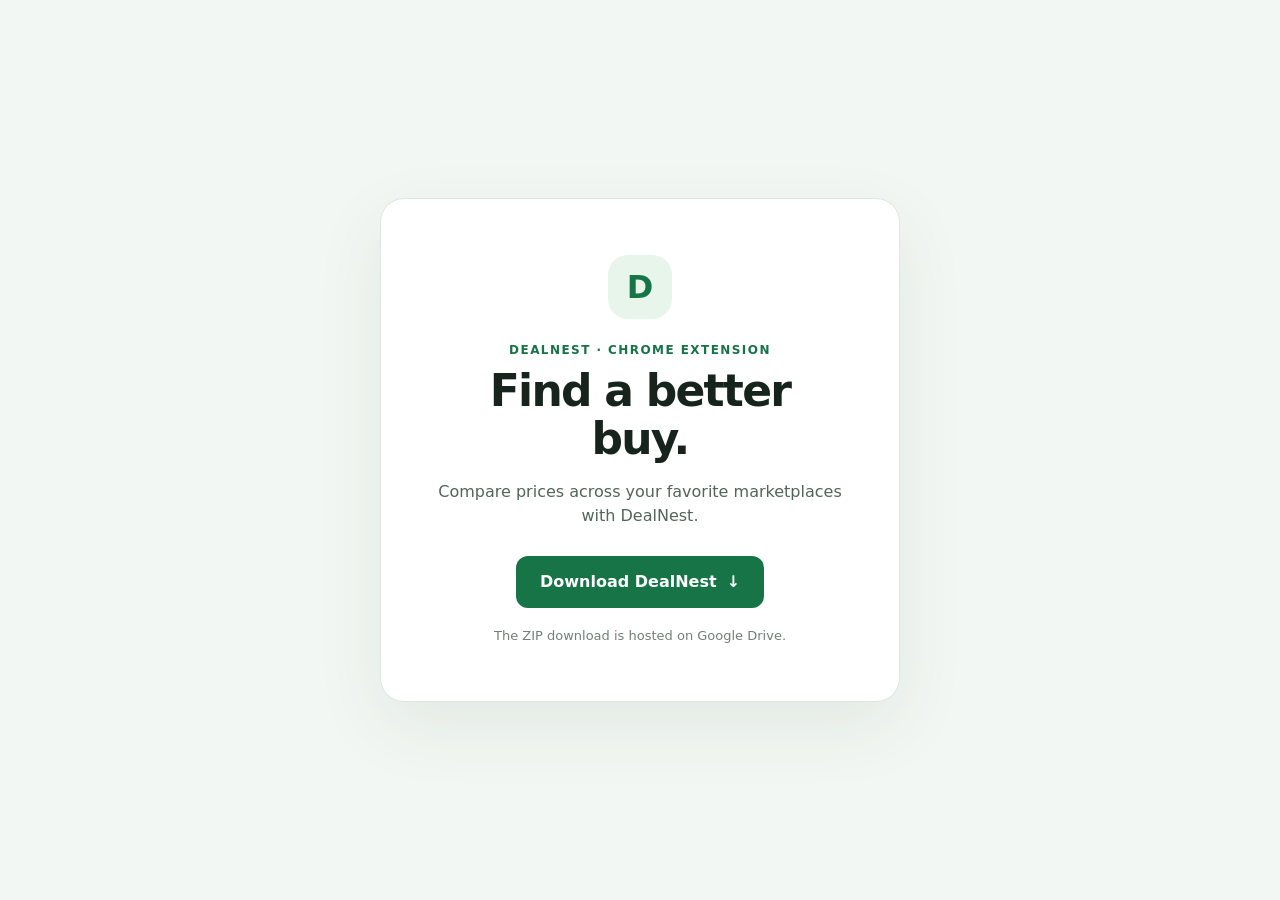
<file: index.html>
<!doctype html>
<html lang="en">
<head>
  <meta charset="utf-8">
  <meta name="viewport" content="width=device-width, initial-scale=1">
  <meta name="theme-color" content="#10251e">
  <meta name="description" content="Download DealNest, the price comparison Chrome extension.">
  <title>Download DealNest</title>
  <style>
    :root {
      color-scheme: light;
      font: 16px/1.5 system-ui, -apple-system, BlinkMacSystemFont, "Segoe UI", sans-serif;
      color: #17241e;
      background: #f3f7f3;
    }
    * { box-sizing: border-box; }
    body { min-height: 100vh; margin: 0; display: grid; place-items: center; padding: 24px; }
    main {
      width: min(100%, 520px);
      padding: clamp(28px, 7vw, 56px);
      border: 1px solid #dce8df;
      border-radius: 24px;
      background: #fff;
      box-shadow: 0 24px 70px #173a2814;
      text-align: center;
    }
    .mark {
      display: grid;
      width: 64px;
      height: 64px;
      margin: 0 auto 22px;
      place-items: center;
      border-radius: 20px;
      background: #e7f5eb;
      color: #167447;
      font-size: 32px;
      font-weight: 750;
    }
    .eyebrow { margin: 0 0 8px; color: #167447; font-size: 12px; font-weight: 750; letter-spacing: .12em; text-transform: uppercase; }
    h1 { margin: 0; font-size: clamp(32px, 7vw, 44px); letter-spacing: -.04em; line-height: 1.1; }
    .intro { margin: 16px 0 28px; color: #53645a; }
    .download {
      display: inline-flex;
      min-height: 52px;
      align-items: center;
      justify-content: center;
      gap: 10px;
      padding: 0 24px;
      border-radius: 12px;
      background: #167447;
      color: #fff;
      font-weight: 700;
      text-decoration: none;
      transition: background .15s ease, transform .15s ease;
    }
    .download:hover { transform: translateY(-1px); background: #105d38; }
    .download:focus-visible { outline: 3px solid #83c89d; outline-offset: 3px; }
    .note { margin: 18px 0 0; color: #718078; font-size: 13px; }
  </style>
</head>
<body>
  <main>
    <div class="mark" aria-hidden="true">D</div>
    <p class="eyebrow">DealNest · Chrome extension</p>
    <h1>Find a better buy.</h1>
    <p class="intro">Compare prices across your favorite marketplaces with DealNest.</p>
    <a class="download"
       href="https://drive.google.com/uc?export=download&amp;id=1nG5YQf3mGZPukqA7tpw7h_9ZIQu3UoIH"
       download="DealNest-chrome-web-store.zip">
      Download DealNest <span aria-hidden="true">↓</span>
    </a>
    <p class="note">The ZIP download is hosted on Google Drive.</p>
  </main>
</body>
</html>
</file>
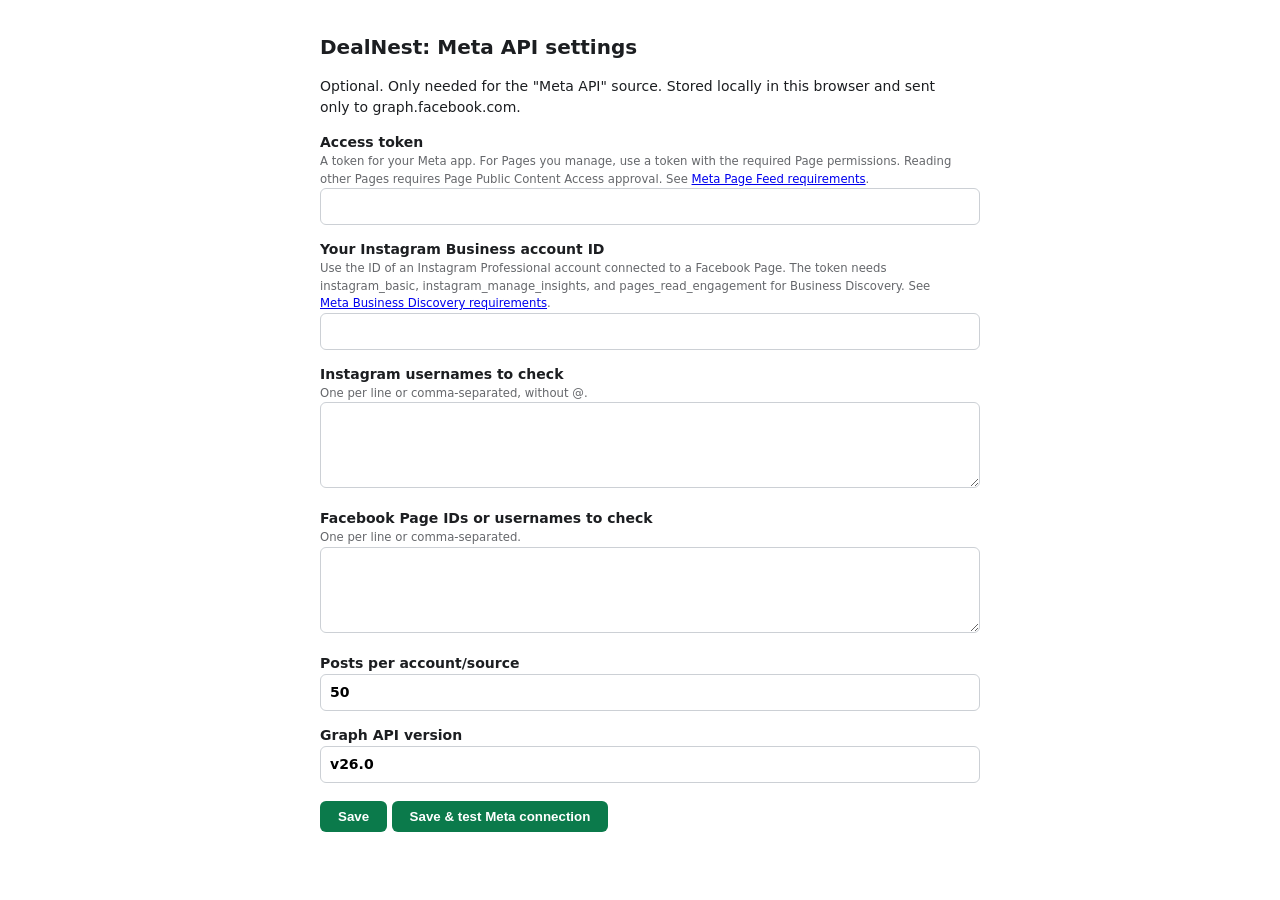
<file: options.html>
<!doctype html>
<html lang="en">
<head>
  <meta charset="utf-8">
  <title>DealNest - Settings</title>
  <style>
    body { font: 14px/1.5 system-ui, sans-serif; max-width: 640px; margin: 32px auto; padding: 0 16px; color: #1c1e21; }
    @media (prefers-color-scheme: dark) { body { background: #18191a; color: #e4e6eb; } input, textarea { background: #242526; color: #e4e6eb; border-color: #3a3b3c; } }
    h1 { font-size: 20px; } label { display: block; margin-top: 14px; font-weight: 600; }
    input, textarea { width: 100%; padding: 7px 9px; border: 1px solid #ccd0d5; border-radius: 6px; font: inherit; }
    textarea { height: 70px; } small { color: #65676b; display: block; font-weight: 400; }
    button { margin-top: 18px; padding: 8px 18px; border: 0; border-radius: 6px; background: #0b7a4b; color: #fff; font-weight: 600; cursor: pointer; }
    #msg { display: block; margin-top: 12px; white-space: pre-line; }
  </style>
</head>
<body>
  <h1>DealNest: Meta API settings</h1>
  <p>Optional. Only needed for the "Meta API" source. Stored locally in this browser and sent only to graph.facebook.com.</p>

  <label>Access token
    <small>A token for your Meta app. For Pages you manage, use a token with the required Page permissions. Reading other Pages requires Page Public Content Access approval. See <a href="https://developers.facebook.com/docs/graph-api/reference/page/feed/" target="_blank" rel="noopener noreferrer">Meta Page Feed requirements</a>.</small>
    <input id="token" type="password" autocomplete="off">
  </label>
  <label>Your Instagram Business account ID
    <small>Use the ID of an Instagram Professional account connected to a Facebook Page. The token needs instagram_basic, instagram_manage_insights, and pages_read_engagement for Business Discovery. See <a href="https://developers.facebook.com/documentation/instagram-platform/instagram-api-with-facebook-login/business-discovery" target="_blank" rel="noopener noreferrer">Meta Business Discovery requirements</a>.</small>
    <input id="igUserId" type="text">
  </label>
  <label>Instagram usernames to check
    <small>One per line or comma-separated, without @.</small>
    <textarea id="igUsers"></textarea>
  </label>
  <label>Facebook Page IDs or usernames to check
    <small>One per line or comma-separated.</small>
    <textarea id="fbPages"></textarea>
  </label>
  <label>Posts per account/source
    <input id="limit" type="number" min="1" max="100" value="50">
  </label>
  <label>Graph API version
    <input id="graphVersion" type="text" value="v26.0">
  </label>

  <button id="save">Save</button>
  <button id="test" type="button">Save &amp; test Meta connection</button>
  <span id="msg" role="status" aria-live="polite"></span>
  <script src="options.js"></script>
</body>
</html>
</file>
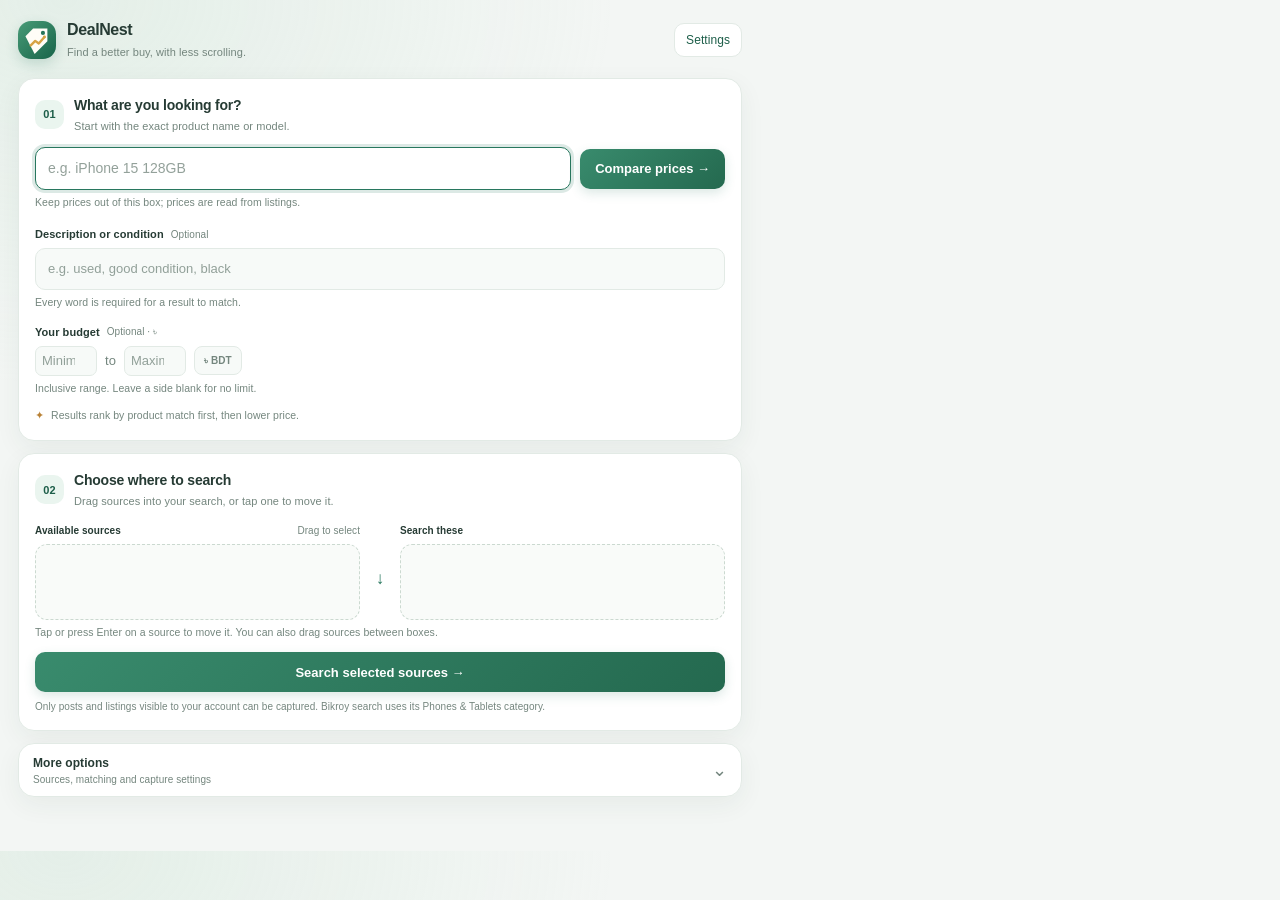
<file: popup.html>
<!doctype html>
<html lang="en">
<head>
  <meta charset="utf-8">
  <title>DealNest · Price Compare</title>
  <link rel="stylesheet" href="popup.css">
</head>
<body>
  <header class="topbar">
    <img class="brand-mark" src="icons/dealnest.svg" alt="">
    <div class="brand-copy"><h1>DealNest</h1><span>Find a better buy, with less scrolling.</span></div>
    <a id="settings" href="#">Settings</a>
  </header>

  <main>
    <section class="panel search-panel">
      <div class="section-heading"><span class="step">01</span><div><h2>What are you looking for?</h2><p>Start with the exact product name or model.</p></div></div>
      <section class="row product-row">
        <input id="q" type="text" placeholder="e.g. iPhone 15 128GB" title="Enter a product name or model only. Prices are extracted from matching posts." autofocus>
        <button id="go">Compare prices <span aria-hidden="true">→</span></button>
      </section>
      <div class="muted query-note">Keep prices out of this box; prices are read from listings.</div>
      <div class="detail-grid">
        <label class="field-label" for="description">Description or condition <span>Optional</span></label>
        <input id="description" type="text" aria-label="Description or condition" placeholder="e.g. used, good condition, black" title="All words entered here must appear in the listing.">
        <div class="muted query-note">Every word is required for a result to match.</div>
      </div>
      <div class="price-range" aria-label="Preferred price range">
        <div class="field-label">Your budget <span>Optional · ৳</span></div>
        <div class="budget-fields">
          <label class="sr-only" for="minPrice">Minimum preferred price in taka</label>
          <input id="minPrice" type="number" min="0" step="1" placeholder="Minimum">
          <span class="range-separator">to</span>
          <label class="sr-only" for="maxPrice">Maximum preferred price in taka</label>
          <input id="maxPrice" type="number" min="0" step="1" placeholder="Maximum">
          <span class="currency-badge">৳ BDT</span>
        </div>
        <div class="muted query-note">Inclusive range. Leave a side blank for no limit.</div>
      </div>
      <div class="rank-note"><span aria-hidden="true">✦</span> Results rank by product match first, then lower price.</div>
    </section>

    <section class="panel sources-panel">
      <div class="section-heading"><span class="step">02</span><div><h2>Choose where to search</h2><p>Drag sources into your search, or tap one to move it.</p></div></div>
      <div class="source-zones">
        <div class="source-zone">
          <div class="zone-heading"><span>Available sources</span><span class="zone-hint">Drag to select</span></div>
          <div id="availableSites" class="site-tray available-tray" role="group" aria-label="Available search sources"></div>
        </div>
        <div class="drop-arrow" aria-hidden="true">↓</div>
        <div class="source-zone selected-zone">
          <div class="zone-heading"><span>Search these</span><span id="selectedCount" class="zone-count"></span></div>
          <div id="selectedSites" class="site-tray selected-tray" role="group" aria-label="Selected search sources" aria-describedby="siteHelp"></div>
        </div>
      </div>
      <p id="siteHelp" class="muted query-note">Tap or press Enter on a source to move it. You can also drag sources between boxes.</p>
      <button id="searchMarketplaces" class="search-button">Search selected sources <span aria-hidden="true">→</span></button>
      <p class="muted source-disclaimer">Only posts and listings visible to your account can be captured. Bikroy search uses its Phones &amp; Tablets category.</p>
    </section>

    <details class="panel options-panel">
      <summary><span><strong>More options</strong><small>Sources, matching and capture settings</small></span><span class="disclosure-mark" aria-hidden="true">⌄</span></summary>
      <section class="opts">
        <label><input type="checkbox" id="useCap" checked> Captured posts (<span id="capCount">0</span>)</label>
        <label><input type="checkbox" id="useApi"> Meta API (Facebook/Instagram)</label>
        <label><input type="checkbox" id="useFbMarketplace" checked> Facebook Marketplace results</label>
        <label><input type="checkbox" id="useDarazMarketplace" checked> Daraz Marketplace results</label>
        <label><input type="checkbox" id="useBikroy" checked> Bikroy results</label>
        <label><input type="checkbox" id="demo"> Demo data (sample only)</label>
        <label><input type="checkbox" id="exact" checked> Exact product terms only</label>
        <label><input type="checkbox" id="strict" checked> Strict model match</label>
        <label>Minimum match <input type="number" id="thr" value="80" min="40" max="100"></label>
      </section>
      <section class="cap">
        <div class="section-heading"><span class="step">↻</span><div><h2>Automatic capture</h2><p>Collect visible results as search pages load.</p></div></div>
        <div id="capMsg" class="muted capture-status"></div>
        <div class="row capture-controls">
          <button id="capture" class="sec">Capture this page</button>
          <label><input type="checkbox" id="auto" checked> Auto-scroll &amp; capture</label>
          <label>Page limit <input type="number" id="maxPosts" value="200" min="10" max="1000"></label>
          <button id="clear" class="link">Clear captured</button>
        </div>
        <p class="capture-note">Stops at the page limit or when no more results load. Private and unavailable posts cannot be captured.</p>
      </section>
    </details>
  </main>

  <div id="status" class="muted"></div>
  <div id="warnings"></div>
  <div id="summary"></div>

  <div class="tablewrap">
    <table id="tbl" hidden>
      <thead><tr><th>Price (৳)</th><th>Previous / Δ</th><th>Seller</th><th>Source</th><th>Match</th><th>Post details</th><th>Date</th><th></th></tr></thead>
      <tbody></tbody>
    </table>
  </div>
  <footer><button id="export" class="sec" hidden>Export comparison as CSV</button></footer>

  <script type="module" src="popup.js"></script>
</body>
</html>
</file>
<file: popup.css>
:root {
  color-scheme: light;
  --bg: #f3f6f4;
  --surface: #fff;
  --fg: #263b34;
  --muted: #74867e;
  --line: #e2eae5;
  --accent: #28775e;
  --accent-dark: #1d5e49;
  --accent-soft: #eaf5ef;
  --gold: #b98236;
  --up: #b54d50;
  --down: #28775e;
  --card: #f7faf8;
  --shadow: 0 8px 26px rgb(34 65 51 / 6%);
}
@media (prefers-color-scheme: dark) {
  :root {
    color-scheme: dark;
    --bg: #17211d;
    --surface: #202d27;
    --fg: #e2eee7;
    --muted: #a4b7ac;
    --line: #34443b;
    --accent: #84c9a8;
    --accent-dark: #a0dbbb;
    --accent-soft: #293d32;
    --gold: #e4ba79;
    --up: #ff9291;
    --down: #84c9a8;
    --card: #26352d;
    --shadow: 0 8px 26px rgb(0 0 0 / 16%);
  }
}
* { box-sizing: border-box; }
body {
  width: 760px;
  margin: 0;
  padding: 18px;
  background:
    radial-gradient(ellipse at 5% 0%, rgb(183 218 196 / 25%), transparent 32%),
    var(--bg);
  color: var(--fg);
  font: 13px/1.5 Inter, ui-sans-serif, -apple-system, BlinkMacSystemFont, "Segoe UI", sans-serif;
  letter-spacing: .005em;
}
button, input { font: inherit; }
button { cursor: pointer; }
a { color: var(--accent-dark); text-decoration: none; }
a:hover { text-decoration: underline; }
.topbar { display: flex; align-items: center; gap: 11px; margin: 0 0 16px; }
.brand-mark {
  width: 38px;
  height: 38px;
  border-radius: 13px;
  box-shadow: 0 5px 13px rgb(40 119 94 / 20%);
  object-fit: cover;
}
.brand-copy { flex: 1; }
h1 { margin: 0; font-size: 16px; font-weight: 750; letter-spacing: -.025em; }
.brand-copy span { color: var(--muted); font-size: 11px; }
#settings { padding: 7px 11px; border: 1px solid var(--line); border-radius: 10px; background: var(--surface); font-size: 12px; }
main { display: grid; gap: 12px; }
.panel {
  padding: 16px;
  border: 1px solid var(--line);
  border-radius: 16px;
  background: var(--surface);
  box-shadow: var(--shadow);
}
.section-heading { display: flex; gap: 10px; align-items: center; margin-bottom: 13px; }
.section-heading h2 { margin: 0; font-size: 14px; letter-spacing: -.015em; }
.section-heading p { margin: 2px 0 0; color: var(--muted); font-size: 11px; }
.step {
  display: grid;
  width: 29px;
  height: 29px;
  flex: 0 0 auto;
  place-items: center;
  border-radius: 10px;
  background: var(--accent-soft);
  color: var(--accent-dark);
  font-size: 11px;
  font-weight: 750;
}
.row { display: flex; gap: 9px; align-items: center; flex-wrap: wrap; }
.product-row { flex-wrap: nowrap; }
input[type=text], input[type=number] {
  min-width: 0;
  padding: 10px 12px;
  border: 1px solid var(--line);
  border-radius: 10px;
  outline: none;
  background: var(--card);
  color: var(--fg);
  transition: border-color .15s, box-shadow .15s, background .15s;
}
input[type=text]:focus, input[type=number]:focus {
  border-color: var(--accent);
  background: var(--surface);
  box-shadow: 0 0 0 3px color-mix(in srgb, var(--accent) 16%, transparent);
}
.product-row input { flex: 1; font-size: 14px; }
input::placeholder { color: color-mix(in srgb, var(--muted) 78%, transparent); }
#go, .search-button {
  min-height: 40px;
  padding: 9px 15px;
  border: 0;
  border-radius: 10px;
  background: linear-gradient(135deg, #398b6d, #24694f);
  box-shadow: 0 4px 11px rgb(40 119 94 / 17%);
  color: #fff;
  font-weight: 700;
  transition: transform .15s, box-shadow .15s, opacity .15s;
}
#go:hover, .search-button:hover { transform: translateY(-1px); box-shadow: 0 7px 15px rgb(40 119 94 / 22%); }
#go:disabled, .search-button:disabled { opacity: .48; cursor: default; transform: none; }
.query-note { margin: 5px 0 0; font-size: 10.5px; }
.muted { color: var(--muted); }
.detail-grid { display: grid; grid-template-columns: 1fr; margin-top: 15px; }
.detail-grid input { width: 100%; }
.field-label { display: flex; align-items: center; gap: 7px; margin-bottom: 6px; font-size: 11px; font-weight: 700; }
.field-label span { color: var(--muted); font-size: 10px; font-weight: 500; }
.price-range { margin-top: 13px; }
.budget-fields { display: flex; align-items: center; gap: 8px; }
.budget-fields input { width: 145px; }
.range-separator { color: var(--muted); }
.currency-badge {
  padding: 6px 9px;
  border: 1px solid var(--line);
  border-radius: 8px;
  background: var(--card);
  color: var(--muted);
  font-size: 10px;
  font-weight: 650;
}
.rank-note { margin-top: 12px; color: var(--muted); font-size: 10.5px; }
.rank-note span { margin-right: 4px; color: var(--gold); }
.source-zones { display: grid; grid-template-columns: 1fr 22px 1fr; gap: 9px; align-items: stretch; }
.source-zone { min-width: 0; }
.zone-heading { display: flex; justify-content: space-between; gap: 5px; margin-bottom: 6px; font-size: 10px; font-weight: 700; }
.zone-hint, .zone-count { color: var(--muted); font-weight: 500; }
.site-tray {
  display: flex;
  min-height: 76px;
  align-content: flex-start;
  align-items: flex-start;
  flex-wrap: wrap;
  gap: 6px;
  padding: 8px;
  border: 1px dashed #cbd9d0;
  border-radius: 12px;
  background: color-mix(in srgb, var(--card) 76%, transparent);
  transition: border-color .15s, background .15s;
}
.site-tray:empty::after { align-self: center; width: 100%; color: var(--muted); content: attr(data-empty-message); text-align: center; font-size: 10px; }
.site-tray.is-empty { border-color: color-mix(in srgb, var(--accent) 55%, var(--line)); background: var(--accent-soft); }
.site-chip {
  display: inline-flex;
  min-height: 31px;
  align-items: center;
  gap: 6px;
  padding: 4px 7px 4px 5px;
  border: 1px solid var(--line);
  border-radius: 9px;
  background: var(--surface);
  color: var(--fg);
  box-shadow: 0 2px 4px rgb(28 58 42 / 4%);
  font-size: 10px;
  transition: border-color .15s, transform .15s, box-shadow .15s, opacity .15s;
}
.site-chip:hover, .site-chip:focus-visible { transform: translateY(-1px); border-color: var(--accent); box-shadow: 0 3px 9px rgb(40 119 94 / 12%); outline: none; }
.site-chip.is-selected { border-color: color-mix(in srgb, var(--accent) 32%, var(--line)); background: var(--accent-soft); }
.site-chip.is-dragging { opacity: .35; }
.site-icon { display: grid; width: 20px; height: 20px; place-items: center; border-radius: 6px; background: #eaf0fb; color: #4567a8; font-size: 9px; font-weight: 800; }
.site-instagram { background: #f8eaf0; color: #aa526e; }
.site-facebookMarketplace { background: #eaf0fb; color: #4567a8; }
.site-daraz { background: #fff0e8; color: #cc653e; }
.site-bikroy { background: #e8f4eb; color: #3b8054; }
.site-action { color: var(--accent-dark); font-size: 14px; line-height: 1; }
.drop-arrow { display: grid; place-items: center; padding-top: 15px; color: var(--accent); font-size: 17px; }
.search-button { width: 100%; margin-top: 12px; }
.source-disclaimer { margin: 7px 0 0; font-size: 10px; }
.options-panel { padding: 0 14px; }
.options-panel > summary { display: flex; min-height: 52px; justify-content: space-between; align-items: center; cursor: pointer; list-style: none; }
.options-panel > summary::-webkit-details-marker { display: none; }
.options-panel > summary span:first-child { display: grid; }
.options-panel > summary strong { font-size: 12px; }
.options-panel > summary small { color: var(--muted); font-size: 10px; }
.disclosure-mark { color: var(--muted); font-size: 18px; transition: transform .15s; }
.options-panel[open] .disclosure-mark { transform: rotate(180deg); }
.opts { display: flex; flex-wrap: wrap; gap: 7px 14px; margin: 0 0 13px; padding: 4px 0 12px; border-top: 1px solid var(--line); }
.opts label, .capture-controls label { display: inline-flex; align-items: center; gap: 5px; color: var(--fg); font-size: 10.5px; }
input[type=checkbox] { accent-color: var(--accent); }
input[type=number] { width: 62px; padding: 4px 6px; border-radius: 7px; }
.cap { margin: 0 0 14px; padding: 12px; border: 1px solid var(--line); border-radius: 12px; background: var(--card); }
.cap .section-heading { margin-bottom: 7px; }
.capture-status { min-height: 16px; font-size: 10.5px; }
.capture-controls { margin-top: 7px; }
button.sec { padding: 7px 11px; border: 1px solid var(--line); border-radius: 9px; background: var(--surface); color: var(--fg); font-weight: 600; }
button.sec:hover { border-color: var(--accent); }
button.link { margin-left: auto; padding: 3px; border: 0; background: transparent; color: var(--muted); font-size: 10px; text-decoration: underline; }
.capture-note { margin: 8px 0 0; color: var(--muted); font-size: 10px; }
button:disabled { opacity: .5; cursor: default; }
#status { min-height: 18px; margin: 9px 2px 0; color: var(--muted); font-size: 11px; }
#warnings .warn { margin: 3px 2px; color: var(--up); font-size: 11px; }
#summary { margin: 7px 2px; font-weight: 650; }
#summary .sub { display: block; color: var(--muted); font-size: 10px; font-weight: 450; }
#summary svg { vertical-align: middle; margin-left: 8px; }
.tablewrap { max-height: 320px; overflow: auto; border: 1px solid var(--line); border-radius: 12px; background: var(--surface); box-shadow: var(--shadow); }
.tablewrap:has(table[hidden]) { display: none; }
table { width: 100%; border-collapse: collapse; }
th, td { padding: 8px 9px; border-bottom: 1px solid var(--line); text-align: left; white-space: nowrap; }
th { position: sticky; top: 0; background: var(--card); color: var(--muted); font-size: 10px; font-weight: 700; }
td { font-size: 10.5px; }
td.price { color: var(--accent-dark); font-size: 12px; font-weight: 750; font-variant-numeric: tabular-nums; }
td.seller { max-width: 150px; overflow: hidden; text-overflow: ellipsis; }
td.details { min-width: 200px; max-width: 300px; white-space: normal; }
td.details details > summary { cursor: pointer; }
td.details p { margin: 4px 0; color: var(--muted); font-weight: 400; white-space: pre-wrap; }
.up { color: var(--up); } .down { color: var(--down); }
footer { margin-top: 9px; text-align: right; }
.sr-only { position: absolute; width: 1px; height: 1px; overflow: hidden; clip: rect(0, 0, 0, 0); white-space: nowrap; clip-path: inset(50%); }
@media (prefers-reduced-motion: reduce) {
  *, *::before, *::after { scroll-behavior: auto !important; transition-duration: .01ms !important; }
}
</file>
